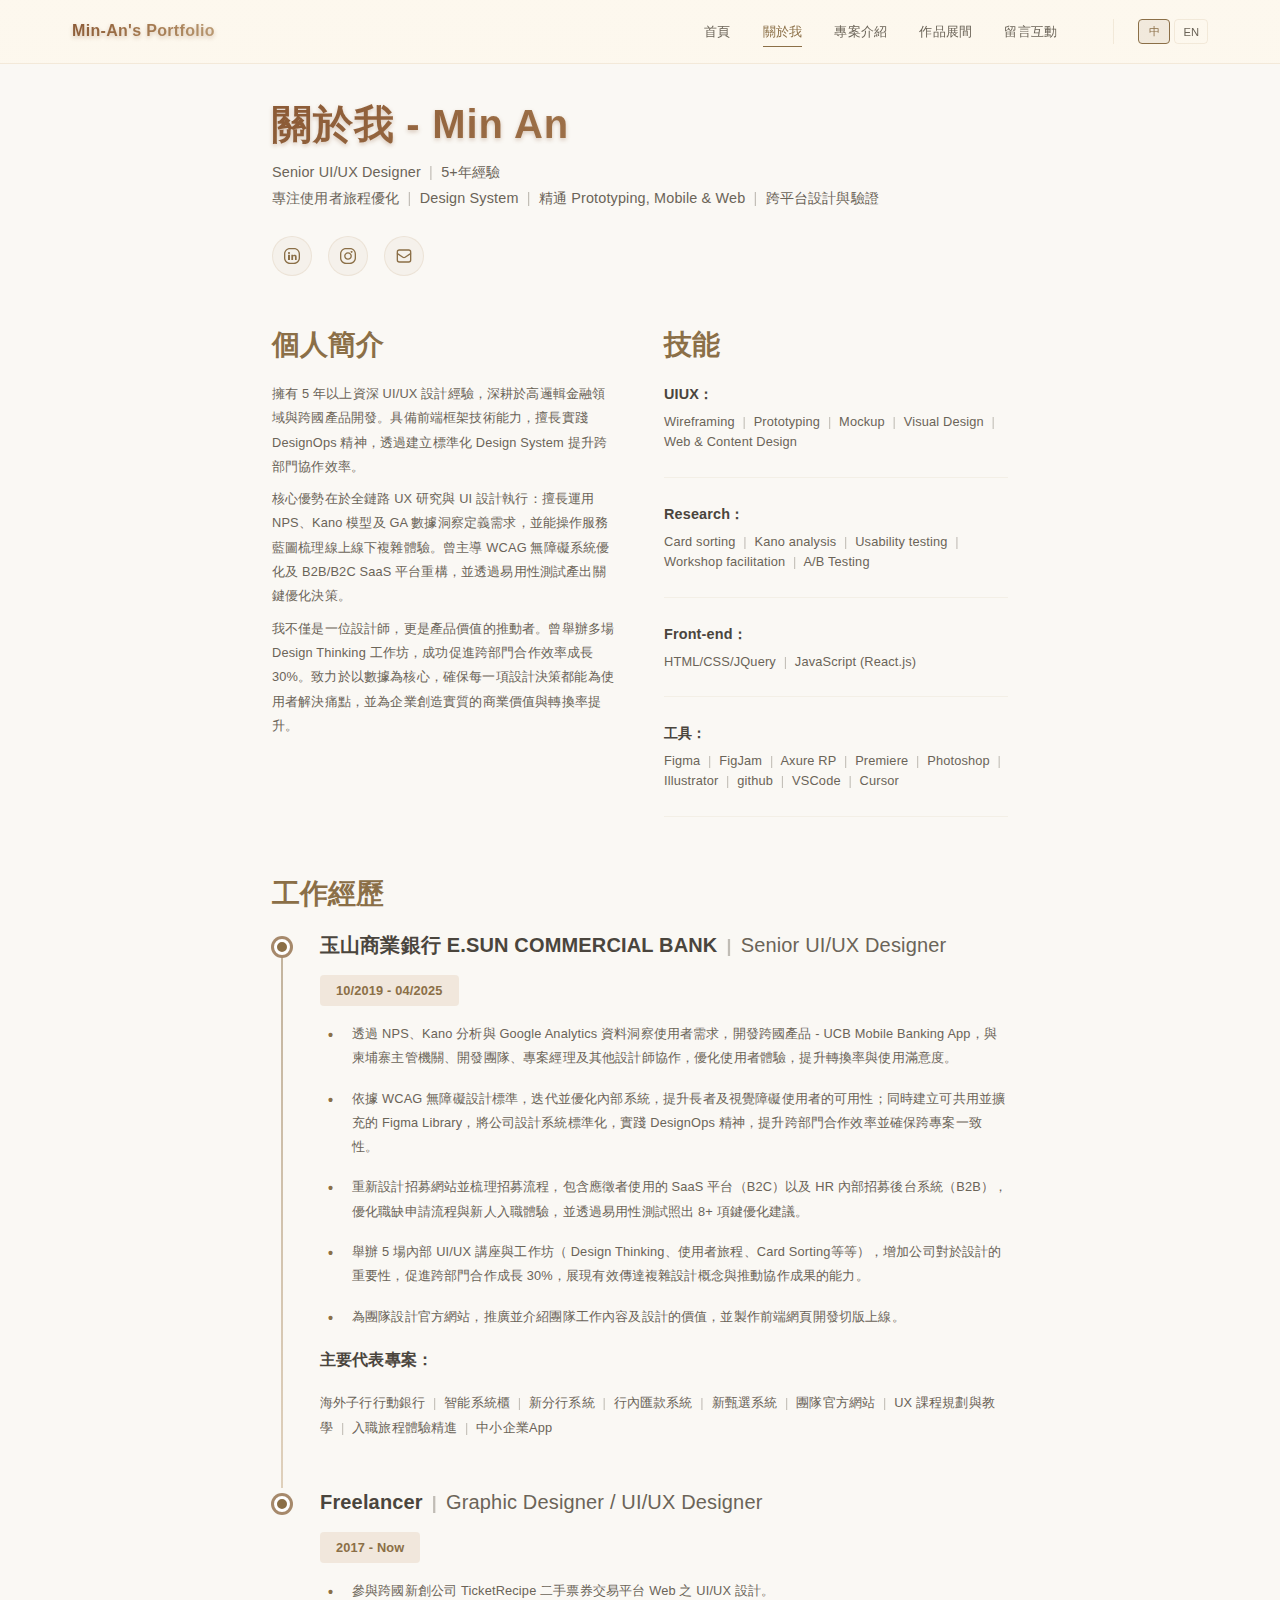
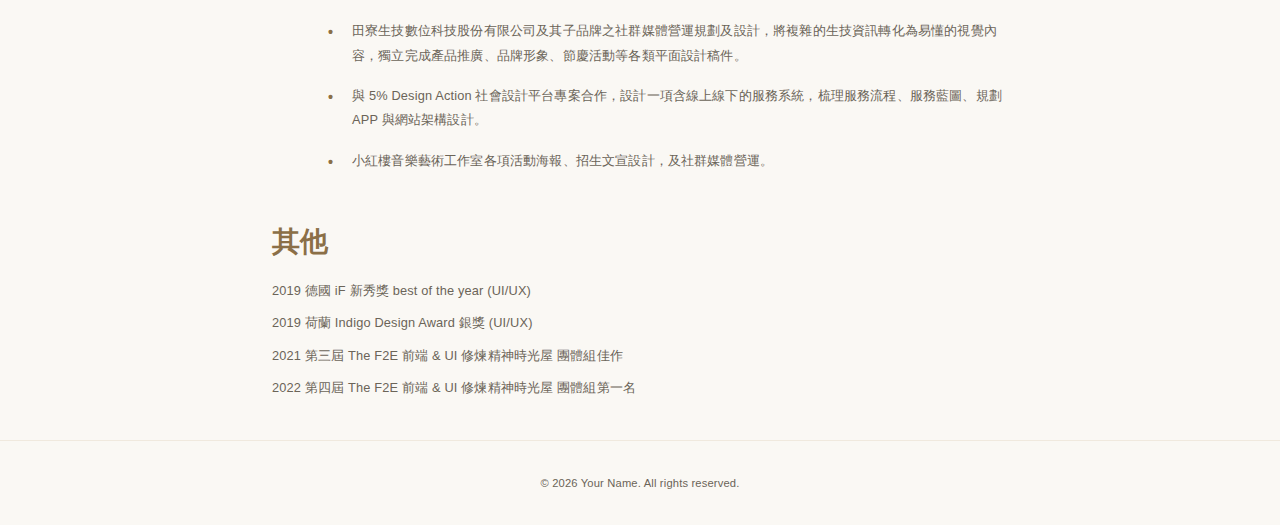
<file: about.html>
<!DOCTYPE html>
<html lang="zh-Hant">
  <head>
    <meta charset="UTF-8" />
    <meta name="viewport" content="width=device-width, initial-scale=1.0" />
    <title>MIN AN's Portfolio</title>
    <link rel="stylesheet" href="styles.css" />
  </head>
  <body>
    <header class="site-header">
      <div class="header-content">
        <div class="logo">Min-An's Portfolio</div>
        <button class="menu-toggle" id="menuToggle" aria-label="選單">
          <span></span>
          <span></span>
          <span></span>
        </button>
        <div class="nav-overlay" id="navOverlay"></div>
        <nav class="nav" id="mainNav">
          <a href="index.html" class="nav-link" data-i18n="nav.home">首頁</a>
          <a href="about.html" class="nav-link active" data-i18n="nav.about"
            >關於我</a
          >
          <a href="works.html" class="nav-link" data-i18n="nav.works">作品集</a>
          <a href="gallery.html" class="nav-link" data-i18n="nav.gallery"
            >圖片集</a
          >
          <a href="contact.html" class="nav-link" data-i18n="nav.contact"
            >留言互動</a
          >
          <div class="lang-switch">
            <button class="lang-btn active" data-lang="zh">中</button>
            <button class="lang-btn" data-lang="en">EN</button>
          </div>
        </nav>
      </div>
    </header>

    <main class="container container-page">
      <section class="page-header">
        <h1 data-i18n="about.title">About Me - Min An</h1>
        <p data-i18n="about.subtitle">
            Senior UI/UX Designer <span class="skill-separator">|</span> 5+年經驗
        </p>
        <p data-i18n="about.subtitle2">
            專注使用者旅程優化 <span class="skill-separator">|</span> Design System <span class="skill-separator">|</span> 精通 Prototyping, Mobile & Web <span class="skill-separator">|</span> 跨平台設計與驗證
        </p>
        <div class="social-icons">
          <a href="https://www.linkedin.com/in/minanw/" target="_blank" rel="noopener noreferrer" class="social-icon" aria-label="LinkedIn">
            <svg width="24" height="24" viewBox="0 0 30 30" fill="none" xmlns="http://www.w3.org/2000/svg">
              <path d="M18 25V27H12V25H18ZM25 18V12C25 8.13401 21.866 5 18 5H12C8.13401 5 5 8.13401 5 12V18C5 21.866 8.13401 25 12 25V27C7.02944 27 3 22.9706 3 18V12C3 7.02944 7.02944 3 12 3H18C22.9706 3 27 7.02944 27 12V18C27 22.9706 22.9706 27 18 27V25C21.866 25 25 21.866 25 18Z" fill="currentColor"/>
              <path d="M14 21L14 13.1839L16.6587 13.1839L16.6587 14.3392C16.7442 14.1034 17.0921 13.6179 17.5349 13.3678C17.8605 13.1839 18.2015 13 19.0698 13C20.3721 13 20.8506 13.5021 21.3023 14.0115C21.754 14.5161 22 15.4566 22 16.4081V21H19.4418V16.9632C19.4418 16.3432 19.3325 15.8915 19.1139 15.608C18.9002 15.3196 18.5651 15.1754 18.1085 15.1754C17.6131 15.1754 17.2464 15.3196 17.0084 15.608C16.7752 15.8915 16.6587 16.3336 16.6587 16.9343V21L14 21Z" fill="currentColor"/>
              <path d="M9 10.5C9 9.67157 9.67157 9 10.5 9V9C11.3284 9 12 9.67157 12 10.5V10.5C12 11.3284 11.3284 12 10.5 12V12C9.67157 12 9 11.3284 9 10.5V10.5Z" fill="currentColor"/>
              <path d="M9 13H12V21H9V13Z" fill="currentColor"/>
            </svg>
          </a>
          <a href="https://www.instagram.com/slothw.design/?igsh=bDNoZGlsYTJsam9m&utm_source=qr#" target="_blank" rel="noopener noreferrer" class="social-icon" aria-label="Instagram">
            <svg width="24" height="24" viewBox="0 0 30 30" fill="none" xmlns="http://www.w3.org/2000/svg">
              <path d="M18 25V27H12V25H18ZM25 18V12C25 8.13401 21.866 5 18 5H12C8.13401 5 5 8.13401 5 12V18C5 21.866 8.13401 25 12 25V27C7.02944 27 3 22.9706 3 18V12C3 7.02944 7.02944 3 12 3H18C22.9706 3 27 7.02944 27 12V18C27 22.9706 22.9706 27 18 27V25C21.866 25 25 21.866 25 18Z" fill="currentColor"/>
              <path d="M18.7777 14.9995C18.7775 12.9133 17.0857 11.2221 14.9995 11.2221C12.9134 11.2224 11.2224 12.9134 11.2221 14.9995C11.2221 17.0857 12.9133 18.7775 14.9995 18.7777V20.7777L14.7026 20.7699C11.6498 20.6152 9.22217 18.0907 9.22217 14.9995C9.2224 11.8089 11.8089 9.2224 14.9995 9.22217C18.1903 9.22217 20.7775 11.8087 20.7777 14.9995L20.7699 15.2973C20.6151 18.35 18.0907 20.7777 14.9995 20.7777V18.7777C17.0858 18.7777 18.7777 17.0858 18.7777 14.9995Z" fill="currentColor"/>
              <path d="M19 8.77743C19 8.04118 19.5971 7.44434 20.3333 7.44434V7.44434C21.0696 7.44434 21.6667 8.04118 21.6667 8.77743V8.77743C21.6667 9.51367 21.0696 10.1105 20.3333 10.1105V10.1105C19.5971 10.1105 19 9.51367 19 8.77743V8.77743Z" fill="currentColor"/>
              <path d="M21 8.77734C21 8.40859 20.7008 8.11035 20.333 8.11035C19.9653 8.11053 19.667 8.4087 19.667 8.77734L19.6807 8.91211C19.743 9.21602 20.0114 9.44418 20.333 9.44434V10.1104C19.5969 10.1102 19 9.51348 19 8.77734C19 8.04124 19.5969 7.44451 20.333 7.44434C21.0692 7.44434 21.6669 8.04114 21.667 8.77734L21.6602 8.91406C21.5917 9.58614 21.0231 10.1104 20.333 10.1104V9.44434C20.7009 9.44434 21 9.14614 21 8.77734Z" fill="currentColor"/>
            </svg>
          </a>
          <a href="mailto:emily.w9614@gmail.com" class="social-icon email-icon" aria-label="Email" style="pointer-events: auto;">
            <svg width="30" height="30" viewBox="0 0 30 30" fill="none" xmlns="http://www.w3.org/2000/svg" style="pointer-events: none;">
<path d="M4.5 11L13.3359 16.8906C14.3436 17.5624 15.6564 17.5624 16.6641 16.8906L25.5 11" stroke="currentColor" stroke-width="2"/>
<rect x="5" y="6" width="20" height="18" rx="3" stroke="currentColor" stroke-width="2"/>
</svg>
          </a>
        </div>
      </section>

      <section class="grid-2">
        <div>
          <h2 data-i18n="about.section.profile">個人簡介</h2>
          <p data-i18n="about.profile.p1"></p>
          <p data-i18n="about.profile.p2"></p>
          <p data-i18n="about.profile.p3"></p>
        </div>
        <div>
          <h2 data-i18n="about.section.skills">技能樹</h2>
          <ul class="skill-list">
            <li>
              <span class="skill-name">UIUX：</span>
              <span class="skill-detail">Wireframing <span class="skill-separator">|</span> Prototyping <span class="skill-separator">|</span> Mockup <span class="skill-separator">|</span> Visual Design <span class="skill-separator">|</span> Web & Content Design</span>
            </li>
            <li>
              <span class="skill-name">Research：</span>
              <span class="skill-detail">Card sorting <span class="skill-separator">|</span> Kano analysis <span class="skill-separator">|</span> Usability testing <span class="skill-separator">|</span> Workshop facilitation <span class="skill-separator">|</span> A/B Testing</span>
            </li>
            <li>
              <span class="skill-name">Front-end：</span>
              <span class="skill-detail">HTML/CSS/JQuery <span class="skill-separator">|</span> JavaScript (React.js)</span>
            </li>
            <li>
              <span class="skill-name">工具：</span>
              <span class="skill-detail">Figma <span class="skill-separator">|</span> FigJam <span class="skill-separator">|</span> Axure RP <span class="skill-separator">|</span> Premiere <span class="skill-separator">|</span> Photoshop <span class="skill-separator">|</span> Illustrator <span class="skill-separator">|</span> github <span class="skill-separator">|</span> VSCode <span class="skill-separator">|</span> Cursor</span>
            </li>
          </ul>
        </div>
      </section>

      <section class="timeline">
        <h2 data-i18n="about.timeline.title">工作經歷</h2>
        <div class="timeline-item">
          <div class="timeline-dot"></div>
          <div class="timeline-content">
            <h3 data-i18n="about.timeline.a.title">玉山商業銀行 E.SUN COMMERCIAL BANK - Senior UI/UX Designer</h3>
            <span class="timeline-period" data-i18n="about.timeline.a.period">10/2019 - 04/2025</span>
            <ul>
              <li data-i18n="about.timeline.a.desc">透過 NPS、Kano 分析與 Google Analytics 資料洞察使用者需求，開發跨國產品 - UCB Mobile Banking App，與柬埔寨主管機關、開發團隊、專案經理及其他設計師協作，優化使用者體驗，提升轉換率與使用滿意度。</li>
              <li data-i18n="about.timeline.a.desc2">依據 WCAG 無障礙設計標準，迭代並優化內部系統，提升長者及視覺障礙使用者的可用性；同時建立可共用並擴充的 Figma Library，將公司設計系統標準化，實踐 DesignOps 精神，提升跨部門合作效率並確保跨專案一致性。</li>
              <li data-i18n="about.timeline.a.desc3">重新設計招募網站並梳理招募流程，包含應徵者使用的 SaaS 平台（B2C）以及 HR 內部招募後台系統（B2B），優化職缺申請流程與新人入職體驗，並透過易用性測試照出 8 項鍵優化建議。</li>
              <li data-i18n="about.timeline.a.desc4">舉辦 5 場內部 UI/UX 講座與工作坊（ Design Thinking、使用者旅程、Card Sorting等等），增加公司對於設計的重要性，促進跨部門合作成長 30%，展現有效傳達複雜設計概念與推動協作成果的能力。</li>
              <li data-i18n="about.timeline.a.desc5">為團隊設計官方網站，推廣並介紹團隊工作內容及設計的價值，且協助前端網頁開發切版上線。</li>
            </ul>
            <p style="margin-top: var(--spacing-md);">
              <strong data-i18n="about.timeline.a.projects.title">主要代表專案：</strong>
            </p>
            <ul>
              <li class="no-bullet" data-i18n="about.timeline.a.projects">海外子行行動銀行 <span class="skill-separator">|</span> 智能系統櫃 <span class="skill-separator">|</span> 新分行系統 <span class="skill-separator">|</span> 行內匯款系統 <span class="skill-separator">|</span> 新甄選系統 <span class="skill-separator">|</span> 團隊官方網站 <span class="skill-separator">|</span> UX 課程規劃與教學 <span class="skill-separator">|</span> 入職旅程體驗精進 <span class="skill-separator">|</span> 中小企業App</li>
            </ul>
          </div>
        </div>
        <div class="timeline-item">
          <div class="timeline-dot"></div>
          <div class="timeline-content">
            <h3 data-i18n="about.timeline.b.title">Freelancer - Graphic Designer / UI/UX Designer</h3>
            <span class="timeline-period" data-i18n="about.timeline.b.period">2017 - Now</span>
            <ul>
              <li data-i18n="about.timeline.b.desc">參與跨國新創公司 TicketRecipe 二手票券交易平台 Web 之 UIUX 設計。</li>
              <li data-i18n="about.timeline.b.desc2">田寮生技數位科技股份有限公司及其子品牌之社群媒體營運規劃及設計，將複雜的生技資訊轉化為易懂的視覺內容，獨立完成產品推廣、品牌形象、節慶活動等各類平面設計稿件。</li>
              <li data-i18n="about.timeline.b.desc3">與 5% Design Action 社會設計平台專案合作，設計一項含線上線下的服務系統，梳理服務流程、服務藍圖、規劃APP與網站架構設計。</li>
              <li data-i18n="about.timeline.b.desc4">小紅樓音樂藝術工作室各項活動海報、招生文宣設計，及社群媒體營運。</li>
            </ul>
          </div>
        </div>
      </section>

      <section>
        <h2 data-i18n="about.timeline.c.title">其他</h2>
        <p data-i18n="about.timeline.c.desc">2019 德國 iF 新秀獎 best of the year (UI/UX)</p>
        <p data-i18n="about.timeline.c.desc2">2019 荷蘭 Indigo Design Award 銀獎 (UI/UX)</p>
        <p data-i18n="about.timeline.c.desc3">2021 第三屆 The F2E 前端 & UI 修煉精神時光屋 團體組佳作</p>
        <p data-i18n="about.timeline.c.desc4">2022 第四屆 The F2E 前端 & UI 修煉精神時光屋 團體組第一名</p>
      </section>
    </main>

    <footer class="site-footer">
      <p>
        © <span id="year"></span> Your Name.
        <span data-i18n="footer.copyright">All rights reserved.</span>
      </p>
    </footer>

    <script src="lang.js"></script>
    <script>
      document.getElementById("year").textContent = new Date().getFullYear();
      
      // 側邊欄控制
      const menuToggle = document.getElementById("menuToggle");
      const mainNav = document.getElementById("mainNav");
      const navOverlay = document.getElementById("navOverlay");
      
      function toggleNav() {
        mainNav.classList.toggle("active");
        menuToggle.classList.toggle("active");
        if (navOverlay) {
          navOverlay.classList.toggle("active");
        }
      }
      
      function closeNav() {
        mainNav.classList.remove("active");
        menuToggle.classList.remove("active");
        if (navOverlay) {
          navOverlay.classList.remove("active");
        }
      }
      
      if (menuToggle && mainNav) {
        menuToggle.addEventListener("click", toggleNav);
        
        if (navOverlay) {
          navOverlay.addEventListener("click", closeNav);
        }
        
        // 點擊導航連結時關閉側邊欄
        mainNav.querySelectorAll(".nav-link").forEach(link => {
          link.addEventListener("click", closeNav);
        });
      }
    </script>
  </body>
  </html>
</file>
<file: styles.css>
/* ============================================
   整體設計系統 - 現代化作品集樣式
   ============================================ */

/* 基本重置與變數 */
* {
  margin: 0;
  padding: 0;
  box-sizing: border-box;
}

:root {
  /* 色彩系統 - 文青風格，更柔和精緻 */
  --color-primary: #8b6f47;
  --color-primary-dark: #7a5f3a;
  --color-primary-light: #a6896b;
  --color-secondary: #d4c4b0;
  --color-accent: #c4a882;
  
  --color-text-primary: #4a453d;
  --color-text-secondary: #6b6458;
  --color-text-light: #8a8378;
  
  --color-bg-primary: #faf8f4;
  --color-bg-secondary: #f5f1eb;
  --color-bg-card: #ffffff;
  --color-bg-overlay: rgba(0, 0, 0, 0.6);
  
  --color-border: rgba(210, 189, 157, 0.25);
  --color-border-light: rgba(210, 189, 157, 0.15);
  --color-border-dark: rgba(210, 189, 157, 0.4);
  
  /* 字體系統 */
  --font-family-base: "Noto Sans TC", "PingFang TC", "Microsoft JhengHei", -apple-system, BlinkMacSystemFont, "Segoe UI", Roboto, "Helvetica Neue", Arial, sans-serif;
  --font-family-en: -apple-system, BlinkMacSystemFont, "Segoe UI", Roboto, "Helvetica Neue", Arial, sans-serif;
  
  /* 字體大小 - 文青風格，更精緻小巧 */
  --font-size-xs: 0.7rem;
  --font-size-sm: 0.8rem;
  --font-size-base: 0.9rem;
  --font-size-lg: 1rem;
  --font-size-xl: 1.1rem;
  --font-size-2xl: 1.3rem;
  --font-size-3xl: 1.6rem;
  --font-size-4xl: 2rem;
  --font-size-5xl: 2.2rem;
  
  /* 間距系統 */
  --spacing-xs: 0.25rem;
  --spacing-sm: 0.5rem;
  --spacing-md: 1rem;
  --spacing-lg: 1.5rem;
  --spacing-xl: 2rem;
  --spacing-2xl: 3rem;
  --spacing-3xl: 4rem;
  
  /* 圓角系統 */
  --radius-sm: 0.25rem;
  --radius-md: 0.5rem;
  --radius-lg: 0.75rem;
  --radius-xl: 1rem;
  --radius-full: 9999px;
  
  /* 陰影系統 - 更柔和精緻 */
  --shadow-sm: 0 1px 2px rgba(163, 135, 104, 0.03);
  --shadow-md: 0 2px 4px rgba(163, 135, 104, 0.06);
  --shadow-lg: 0 4px 8px rgba(163, 135, 104, 0.08);
  --shadow-xl: 0 8px 16px rgba(163, 135, 104, 0.1);
  --shadow-2xl: 0 12px 24px rgba(163, 135, 104, 0.12);
  
  /* 過渡效果 */
  --transition-fast: 0.15s ease;
  --transition-base: 0.2s ease;
  --transition-slow: 0.3s ease;
}

html {
  font-size: 16px;
  scroll-behavior: smooth;
  -webkit-font-smoothing: antialiased;
  -moz-osx-font-smoothing: grayscale;
}

body {
  font-family: var(--font-family-base);
  line-height: 1.8;
  color: var(--color-text-primary);
  background-color: var(--color-bg-primary);
  min-height: 100vh;
  overflow-x: hidden;
  letter-spacing: 0.01em;
}

b,
strong {
  font-weight: 500;
}

/* ============================================
   Header 樣式
   ============================================ */
.site-header {
  position: sticky;
  top: 0;
  z-index: 1000;
  background: rgba(253, 248, 238, 0.98);
  backdrop-filter: blur(20px);
  -webkit-backdrop-filter: blur(20px);
  border-bottom: 1px solid var(--color-border);
  padding: var(--spacing-md) 0;
  transition: all var(--transition-base);
}

.site-header::before {
  content: '';
  position: absolute;
  top: 0;
  left: 0;
  right: 0;
  bottom: 0;
  background: linear-gradient(180deg, rgba(253, 248, 238, 0.98) 0%, rgba(253, 248, 238, 0.95) 100%);
  z-index: -1;
}

.header-content {
  max-width: 1200px;
  margin: 0 auto;
  padding: 0 var(--spacing-xl);
  display: flex;
  justify-content: space-between;
  align-items: center;
}

.logo {
  font-size: var(--font-size-lg);
  font-weight: 600;
  letter-spacing: 0.02em;
  transition: all var(--transition-base);
  background: linear-gradient(135deg, #8b5a36 0%, #a67c52 25%, #c4a882 50%, #a67c52 75%, #8b5a36 100%);
  background-size: 200% 200%;
  -webkit-background-clip: text;
  -webkit-text-fill-color: transparent;
  background-clip: text;
  text-shadow: 0 2px 4px rgba(139, 90, 54, 0.3);
  animation: gradientShift 3s ease infinite;
}

.logo:hover {
  background: linear-gradient(135deg, #7a4a2a 0%, #8b5a36 25%, #a67c52 50%, #8b5a36 75%, #7a4a2a 100%);
  background-size: 200% 200%;
  -webkit-background-clip: text;
  -webkit-text-fill-color: transparent;
  background-clip: text;
  filter: brightness(1.1);
}

@keyframes gradientShift {
  0%, 100% {
    background-position: 0% 50%;
  }
  50% {
    background-position: 100% 50%;
  }
}

.menu-toggle {
  display: none;
  flex-direction: column;
  gap: 5px;
  background: none;
  border: none;
  cursor: pointer;
  padding: var(--spacing-sm);
  transition: transform var(--transition-base);
}

.menu-toggle:hover {
  transform: scale(1.05);
}

.menu-toggle span {
  width: 26px;
  height: 2.5px;
  background: var(--color-primary);
  border-radius: var(--radius-full);
  transition: all var(--transition-base);
}

.nav-overlay {
  display: none;
  position: fixed;
  top: 0;
  left: 0;
  width: 100%;
  height: 100%;
  background: var(--color-bg-overlay);
  z-index: 998;
  animation: fadeIn var(--transition-base);
}

@keyframes fadeIn {
  from { opacity: 0; }
  to { opacity: 1; }
}

.nav {
  display: flex;
  align-items: center;
  gap: var(--spacing-xl);
}

.nav-link {
  color: var(--color-text-secondary);
  text-decoration: none;
  font-size: var(--font-size-sm);
  font-weight: 400;
  transition: all var(--transition-base);
  position: relative;
  padding: var(--spacing-xs) 0;
  letter-spacing: 0.02em;
}

.nav-link::after {
  content: '';
  position: absolute;
  bottom: 0;
  left: 0;
  width: 0;
  height: 1.5px;
  background: var(--color-primary);
  transition: width var(--transition-base);
}

.nav-link:hover,
.nav-link.active {
  color: var(--color-primary);
}

.nav-link:hover::after,
.nav-link.active::after {
  width: 100%;
}

.lang-switch {
  display: flex;
  gap: var(--spacing-xs);
  margin-left: var(--spacing-lg);
  padding-left: var(--spacing-lg);
  border-left: 1px solid var(--color-border);
}

.lang-btn {
  padding: var(--spacing-xs) var(--spacing-sm);
  border: 1px solid var(--color-border);
  background: transparent;
  color: var(--color-text-secondary);
  border-radius: var(--radius-sm);
  cursor: pointer;
  font-size: var(--font-size-xs);
  font-weight: 400;
  transition: all var(--transition-base);
  min-width: 32px;
}

.lang-btn:hover,
.lang-btn.active {
  background: rgba(139, 111, 71, 0.1);
  color: var(--color-primary);
  border-color: var(--color-primary);
}

/* ============================================
   Container 與 Layout
   ============================================ */
.container {
  margin: 0 auto;
  padding: var(--spacing-xl);
}

/* 首頁設置最大寬度 */
.container-home {
  max-width: 900px;
}

/* 除了首頁外的其他頁面設置最大寬度 */
.container-page {
  max-width: 800px;
}

.page-header {
  text-align: left;
  margin: 0;
  padding: 0 0 var(--spacing-2xl) 0;
}

.page-header h1 {
  font-size: 40px;
  margin-bottom: var(--spacing-sm);
  font-weight: 700;
  letter-spacing: 0.02em;
  line-height: 1.4;
  background: linear-gradient(135deg, #8b5a36 0%, #a67c52 25%, #c4a882 50%, #a67c52 75%, #8b5a36 100%);
  background-size: 200% 200%;
  -webkit-background-clip: text;
  -webkit-text-fill-color: transparent;
  background-clip: text;
  text-shadow: 0 2px 4px rgba(139, 90, 54, 0.3);
  animation: gradientShift 3s ease infinite;
}

.page-header p {
  font-size: var(--font-size-base);
  color: var(--color-text-secondary);
  max-width: 600px;
  margin: 0;
  line-height: 1.8;
  font-weight: 500;
}

.page-header p[data-i18n="about.subtitle2"] {
  max-width: 100%;
}

.social-icons {
  display: flex;
  gap: var(--spacing-md);
  margin-top: var(--spacing-lg);
  align-items: center;
}

.social-icon {
  display: flex;
  align-items: center;
  justify-content: center;
  width: 40px;
  height: 40px;
  border-radius: 50%;
  background: var(--color-bg-secondary);
  border: 1px solid var(--color-border);
  transition: all var(--transition-base);
  text-decoration: none;
  color: var(--color-text-primary);
}

.social-icon:hover {
  background: var(--color-primary);
  border-color: var(--color-primary);
  color: #fff;
  transform: translateY(-2px);
  box-shadow: var(--shadow-md);
}

.social-icon img,
.social-icon svg {
  width: 20px;
  height: 20px;
  pointer-events: none;
}

.social-icon {
  color: var(--color-primary);
  
}

.social-icon:hover {
  color: #fff;
}

.social-icon img {
  filter: brightness(0) saturate(100%) invert(27%) sepia(15%) saturate(1000%) hue-rotate(15deg) brightness(0.8);
}

.social-icon:hover img {
  filter: brightness(0) invert(1);
}

/* 
.social-icon svg {
  fill: currentColor;
} */

/* ============================================
   Hero 區域
   ============================================ */
.hero {
  display: grid;
  grid-template-columns: 1fr 1fr;
  gap: var(--spacing-xl);
  align-items: center;
  min-height: 70vh;
  padding: 0;
}

.hero-text h1 {
  font-size: var(--font-size-4xl);
  font-weight: 700;
  color: var(--color-text-primary);
  margin-bottom: var(--spacing-xs);
  line-height: 1.3;
  letter-spacing: 0.02em;
  display: flex;
  align-items: center;
  flex-wrap: wrap;
  gap: var(--spacing-sm);
}

.hero-text .accent {
  display: inline;
  background: linear-gradient(135deg, #8b5a36 0%, #a67c52 25%, #c4a882 50%, #a67c52 75%, #8b5a36 100%);
  background-size: 200% 200%;
  -webkit-background-clip: text;
  -webkit-text-fill-color: transparent;
  background-clip: text;
  text-shadow: 0 2px 4px rgba(139, 90, 54, 0.3);
  animation: gradientShift 3s ease infinite;
  font-weight: 700;
}

.hero-title-role {
  font-size: var(--font-size-lg);
  color: var(--color-text-secondary);
  margin-bottom: var(--spacing-xs);
  font-weight: 700;
  line-height: 1.7;
}

.hero-subtitle {
  font-size: var(--font-size-sm);
  color: var(--color-text-secondary);
  line-height: 1.9;
  margin-bottom: var(--spacing-xs);
  font-weight: 300;
}

.hero-subtitle b,
.hero-subtitle strong {
  font-weight: 500;
}

.hero-description {
  font-size: var(--font-size-sm);
  color: var(--color-text-secondary);
  line-height: 1.9;
  margin: var(--spacing-lg) 0;
  max-width: 500px;
  font-weight: 300;
}

.hero-actions {
  display: flex;
  gap: var(--spacing-md);
  margin-top: var(--spacing-xl);
  flex-wrap: wrap;
}

/* ============================================
   按鈕系統
   ============================================ */
.btn {
  display: inline-flex;
  align-items: center;
  justify-content: center;
  padding: var(--spacing-sm) var(--spacing-lg);
  border-radius: var(--radius-full);
  text-decoration: none;
  font-size: var(--font-size-sm);
  font-weight: 700;
  transition: all var(--transition-base);
  cursor: pointer;
  border: none;
  position: relative;
  letter-spacing: 0.03em;
}

.btn.primary {
  background: linear-gradient(135deg, #8b5a36 0%, #a67c52 25%, #c4a882 50%, #a67c52 75%, #8b5a36 100%);
  background-size: 200% 200%;
  color: #fff;
  box-shadow: 0 2px 8px rgba(139, 90, 54, 0.4), inset 0 1px 0 rgba(255, 255, 255, 0.2);
  position: relative;
  overflow: hidden;
  animation: gradientShift 3s ease infinite;
}

.btn.primary::before {
  content: '';
  position: absolute;
  top: 0;
  left: -100%;
  width: 100%;
  height: 100%;
  background: linear-gradient(90deg, transparent, rgba(255, 255, 255, 0.3), transparent);
  transition: left 0.5s;
}

.btn.primary:hover {
  background: linear-gradient(135deg, #7a4a2a 0%, #8b5a36 25%, #a67c52 50%, #8b5a36 75%, #7a4a2a 100%);
  background-size: 200% 200%;
  box-shadow: 0 4px 12px rgba(139, 90, 54, 0.5), inset 0 1px 0 rgba(255, 255, 255, 0.3);
  filter: brightness(1.05);
}

.btn.primary:hover::before {
  left: 100%;
}

.btn.ghost {
  background: transparent;
  color: var(--color-primary);
  border: 1px solid var(--color-primary);
}

.btn.ghost:hover {
  background: rgba(139, 111, 71, 0.05);
  border-color: var(--color-primary-dark);
}

/* ============================================
   Canvas 區域
   ============================================ */
.canvas-pane {
  background: var(--color-bg-card);
  border-radius: var(--radius-lg);
  padding: var(--spacing-md);
  box-shadow: var(--shadow-sm);
  border: 1px solid var(--color-border-light);
  transition: all var(--transition-base);
  max-height: 85vh;
  display: flex;
  flex-direction: column;
}

.canvas-pane:hover {
  box-shadow: var(--shadow-md);
}

.canvas-header {
  margin-bottom: var(--spacing-sm);
  flex-shrink: 0;
}

section:not(.grid-2):not(.timeline):not(.page-header) h2.canvas-title {
  font-size: 16px;
  color: var(--color-primary);
  margin-bottom: var(--spacing-xs);
  font-weight: 700;
}

.canvas-subtitle {
  color: var(--color-text-secondary);
  font-size: var(--font-size-sm);
}

.canvas-body {
  display: flex;
  gap: var(--spacing-md);
  flex: 1;
  min-height: 0;
}

.canvas-wrapper {
  flex: 1;
  border: none;
  border-radius: var(--radius-md);
  overflow: hidden;
  background: #fff;
  min-width: 0;
  display: flex;
  align-items: center;
  justify-content: center;
}

#drawCanvas {
  display: block;
  width: 100%;
  height: 100%;
  max-height: 500px;
  background: #fff;
  cursor: crosshair;
  border: none;
}

.canvas-tool-dock {
  display: flex;
  flex-direction: column;
  gap: var(--spacing-sm);
  align-items: center;
  flex-shrink: 0;
}

.tool-btn {
  width: 32px;
  height: 32px;
  border: 1px solid var(--color-border);
  background: var(--color-bg-card);
  border-radius: var(--radius-sm);
  cursor: pointer;
  display: flex;
  align-items: center;
  justify-content: center;
  transition: all var(--transition-base);
  font-size: var(--font-size-sm);
}

.tool-btn:hover {
  background: rgba(139, 111, 71, 0.1);
  border-color: var(--color-primary);
}

.tool-btn:hover .tool-glyph {
  color: var(--color-primary);
}

.tool-brush-control {
  display: flex;
  flex-direction: column;
  align-items: center;
  gap: var(--spacing-sm);
}


.color-btn {
  position: relative;
  overflow: visible;
  background: var(--color-primary);
  display: flex;
  align-items: center;
  justify-content: center;
}

.color-btn input[type="color"] {
  position: absolute;
  width: 100%;
  height: 100%;
  opacity: 0;
  cursor: pointer;
  z-index: 2;
}

.color-btn .size-circle {
  position: relative;
  z-index: 1;
  border: 2px solid rgba(255, 255, 255, 0.8);
  box-shadow: 0 0 0 1px rgba(0, 0, 0, 0.1);
  background: var(--color-primary);
  transition: width var(--transition-base), height var(--transition-base), background var(--transition-base);
}

.size-circle {
  width: 6px;
  height: 6px;
  min-width: 2px;
  min-height: 2px;
  border-radius: 50%;
  background: var(--color-primary);
  transition: width var(--transition-base), height var(--transition-base);
}

.vertical-range {
  writing-mode: bt-lr;
  -webkit-appearance: slider-vertical;
  appearance: slider-vertical;
  width: 12px;
  height: 100px;
  cursor: pointer;
  background: var(--color-border);
  border-radius: var(--radius-full);
  outline: none;
}

.vertical-range::-webkit-slider-thumb {
  -webkit-appearance: none;
  appearance: none;
  width: 18px;
  height: 18px;
  border-radius: 50%;
  background: linear-gradient(135deg, #8b5a36 0%, #a67c52 25%, #c4a882 50%, #a67c52 75%, #8b5a36 100%);
  cursor: pointer;
  border: 2px solid #fff;
  box-shadow: 0 1px 3px rgba(139, 90, 54, 0.3);
}

.vertical-range::-moz-range-thumb {
  width: 18px;
  height: 18px;
  border-radius: 50%;
  background: linear-gradient(135deg, #8b5a36 0%, #a67c52 25%, #c4a882 50%, #a67c52 75%, #8b5a36 100%);
  cursor: pointer;
  border: 2px solid #fff;
  box-shadow: 0 1px 3px rgba(139, 90, 54, 0.3);
  border: none;
}

.vertical-range::-webkit-slider-runnable-track {
  width: 12px;
  background: linear-gradient(to top, 
    #8b5a36 0%, 
    #a67c52 calc(var(--fill-percent, 0%) * 0.25), 
    #c4a882 calc(var(--fill-percent, 0%) * 0.5), 
    #a67c52 calc(var(--fill-percent, 0%) * 0.75), 
    #8b5a36 var(--fill-percent, 0%), 
    var(--color-border) var(--fill-percent, 0%), 
    var(--color-border) 100%);
  border-radius: var(--radius-full);
}

.vertical-range::-moz-range-track {
  width: 12px;
  background: var(--color-border);
  border-radius: var(--radius-full);
  border: none;
}

.vertical-range::-moz-range-progress {
  background: linear-gradient(135deg, #8b5a36 0%, #a67c52 25%, #c4a882 50%, #a67c52 75%, #8b5a36 100%);
  border-radius: var(--radius-full);
}

.vertical-range:focus {
  outline: none;
}

.vertical-range:focus::-webkit-slider-thumb {
  box-shadow: 0 0 0 3px rgba(139, 111, 71, 0.2);
}

.vertical-range:focus::-moz-range-thumb {
  box-shadow: 0 0 0 3px rgba(139, 111, 71, 0.2);
}

.tool-glyph {
  font-size: var(--font-size-xs);
  color: var(--color-primary);
  font-weight: 600;
  transition: color var(--transition-base);
  line-height: 1;
}

.tool-btn svg {
  width: 26px;
  height: 26px;
  color: var(--color-text-secondary);
  transition: color var(--transition-base);
}

.tool-btn:hover svg {
  color: var(--color-primary);
}

/* ============================================
   Card Grid 樣式
   ============================================ */
.card-grid {
  display: grid;
  grid-template-columns: repeat(2, 1fr);
  gap: var(--spacing-md);
  /* margin-top: var(--spacing-2xl); */
}

.card {
  background: var(--color-bg-card);
  border-radius: var(--radius-lg);
  padding: 0;
  box-shadow: var(--shadow-sm);
  transition: all var(--transition-base);
  cursor: pointer;
  border: 1px solid var(--color-border-light);
  position: relative;
  overflow: hidden;
}

/* 漸層邊框效果 */
.card::before {
  content: '';
  position: absolute;
  top: 0;
  left: 0;
  right: 0;
  height: 2px;
  background: linear-gradient(90deg, 
    #8b5a36 0%, 
    #a67c52 25%, 
    #c4a882 50%, 
    #a67c52 75%, 
    #8b5a36 100%);
  background-size: 200% 100%;
  animation: gradientShift 3s ease infinite;
  z-index: 1;
}

.card:hover {
  transform: translateY(-4px);
  box-shadow: var(--shadow-md);
  border-color: var(--color-primary);
}

.card:hover::before {
  background-size: 200% 100%;
  animation: gradientShift 1.5s ease infinite;
}

.card-image {
  width: 100%;
  height: 200px;
  overflow: hidden;
  border-radius: var(--radius-lg) var(--radius-lg) 0 0;
  margin-bottom: 0;
  background: var(--color-bg-secondary);
  position: relative;
}

.card-image::after {
  content: '';
  position: absolute;
  bottom: 0;
  left: 0;
  right: 0;
  height: 1px;
  background: linear-gradient(90deg, 
    transparent 0%, 
    rgba(139, 90, 54, 0.3) 50%, 
    transparent 100%);
}

.card-image img {
  width: 100%;
  height: 100%;
  object-fit: cover;
  transition: transform var(--transition-slow);
}

.card:hover .card-image img {
  transform: scale(1.05);
}

.card-content {
  padding: var(--spacing-md) var(--spacing-md) var(--spacing-md);
}

.card-badge-group {
  display: flex;
  flex-wrap: wrap;
  gap: var(--spacing-xs);
  margin-bottom: var(--spacing-sm);
}

.card-badge {
  display: inline-block;
  padding: 4px 8px;
  background: linear-gradient(135deg, rgba(139, 90, 54, 0.08) 0%, rgba(166, 124, 82, 0.12) 100%);
  color: var(--color-primary);
  border-radius: var(--radius-sm);
  font-size: 0.55rem;
  font-weight: 500;
  letter-spacing: 0.05em;
  border: 1px solid rgba(139, 90, 54, 0.15);
}

.card-title {
  font-size: 20px;
  color: var(--color-text-primary);
  margin-bottom: var(--spacing-xs);
  font-weight: 500;
  line-height: 1.6;
  letter-spacing: 0.02em;
}

.card-desc {
  color: var(--color-text-secondary);
  font-size: 12px;
  line-height: 1.8;
  margin-bottom: var(--spacing-md);
  font-weight: 300;
  display: -webkit-box;
  -webkit-line-clamp: 2;
  line-clamp: 2;
  -webkit-box-orient: vertical;
  overflow: hidden;
  text-overflow: ellipsis;
}

.tag-list {
  display: flex;
  flex-wrap: wrap;
  gap: var(--spacing-sm);
  list-style: none;
  padding: 0;
  margin: 0;
}

.tag {
  padding: 2px var(--spacing-sm);
  background: rgba(210, 189, 157, 0.15);
  color: var(--color-text-secondary);
  border-radius: var(--radius-sm);
  font-size: 0.55rem;
  font-weight: 300;
  transition: all var(--transition-base);
}

.tag:hover {
  background: rgba(210, 189, 157, 0.25);
  color: var(--color-text-primary);
}

/* ============================================
   Grid 2 樣式
   ============================================ */
.grid-2 {
  display: grid;
  grid-template-columns: repeat(2, 1fr);
  gap: var(--spacing-2xl);
  margin: 0;
  padding: 0;
}

.grid-2 h2 {
  font-size: 28px;
  color: var(--color-primary);
  margin-bottom: var(--spacing-md);
  font-weight: 700;
  line-height: 1.5;
}

.grid-2 p {
  color: var(--color-text-secondary);
  line-height: 1.9;
  margin-bottom: var(--spacing-sm);
  font-size: var(--font-size-sm);
  font-weight: 300;
}

.grid-2 p b,
.grid-2 p strong {
  font-weight: 500;
}

/* 其他區塊樣式（與 grid-2 一致） */
section:not(.grid-2):not(.timeline):not(.page-header) h2 {
  font-size: 28px;
  color: var(--color-primary);
  margin-bottom: var(--spacing-md);
  font-weight: 700;
  line-height: 1.5;
}

section:not(.grid-2):not(.timeline):not(.page-header) h2.card-title{
  font-size: 20px;
  margin-bottom: var(--spacing-sm);
}


section:not(.grid-2):not(.timeline):not(.page-header) p {
  color: var(--color-text-secondary);
  line-height: 1.9;
  margin-bottom: var(--spacing-sm);
  font-size: var(--font-size-sm);
  font-weight: 300;
}

section:not(.grid-2):not(.timeline):not(.page-header) p.card-desc{
  font-size: var(--font-size-xs);
}

section:not(.grid-2):not(.timeline):not(.page-header) p.hero-title-role{
font-size: 14px; margin-bottom: var(--spacing-xl);
}

.skill-list {
  list-style: none;
  padding: 0;
  margin: 0;
}

.skill-list li {
  margin-bottom: var(--spacing-lg);
  padding-bottom: var(--spacing-lg);
  border-bottom: 1px solid var(--color-border-light);
  transition: padding-left var(--transition-base);
}

.skill-list li:hover {
  padding-left: var(--spacing-sm);
}

.skill-name {
  display: block;
  color: var(--color-text-primary);
  margin-bottom: var(--spacing-xs);
  font-size: var(--font-size-base);
  font-weight: bold;
}

.skill-detail {
  display: block;
  color: var(--color-text-secondary);
  font-size: var(--font-size-sm);
  line-height: 1.6;
}

.skill-separator {
  padding: 0 4px;
  color: var(--color-text-secondary);
  opacity: 0.4;
}

/* ============================================
   Timeline 樣式
   ============================================ */
.timeline {
  margin: var(--spacing-xl) 0;
  position: relative;
}

.timeline h2 {
  font-size: 28px;
  color: var(--color-primary);
  margin-bottom: var(--spacing-md);
  font-weight: 700;
  line-height: 1.5;
}

.timeline-item {
  position: relative;
  margin-bottom: var(--spacing-2xl);
  padding-left: var(--spacing-2xl);
}

.timeline-item:not(:last-child)::after {
  content: '';
  position: absolute;
  left: 10px;
  top: calc(0.5rem + 8px);
  width: 2px;
  height: calc(100% + var(--spacing-2xl) - 0.5rem - 8px);
  background: linear-gradient(180deg, var(--color-primary), var(--color-accent));
  transform: translateX(-50%);
  z-index: 0;
  opacity: 0.5;
}

.timeline-dot {
  position: absolute;
  left: 10px;
  top: 0.5rem;
  width: 16px;
  height: 16px;
  border-radius: 50%;
  background: var(--color-primary);
  border: 3px solid var(--color-bg-card);
  box-shadow: 0 0 0 3px var(--color-primary-light);
  transition: all var(--transition-base);
  transform: translateX(-50%);
  z-index: 1;
}

.timeline-item:hover .timeline-dot {
  transform: translateX(-50%) scale(1.2);
  box-shadow: 0 0 0 6px rgba(139, 90, 54, 0.2);
}

.timeline-content h3 {
  font-size: var(--font-size-xl);
  color: var(--color-text-primary);
  margin-bottom: var(--spacing-md);
  font-weight: 700;
  line-height: 1.4;
}

.timeline-title-main {
  font-size: 20px;
  font-weight: 700;
}

.timeline-title-sub {
  font-size: 20px;
  font-weight: 400;
  color: var(--color-text-secondary);
}

.timeline-period {
  display: inline-block;
  color: var(--color-primary);
  font-size: var(--font-size-sm);
  font-weight: 600;
  /* margin-bottom: var(--spacing-xs); */
  padding: 4px var(--spacing-md);
  background: rgba(204, 166, 125, 0.2);
  /* border: 1px solid rgba(204, 166, 125, 0.3); */
  border-radius: var(--radius-sm);
}

.timeline-content p {
  color: var(--color-text-secondary);
  line-height: 1.9;
  font-size: 16px;
  font-weight: 300;
}

.timeline-content p strong {
  font-weight: 700;
  color: var(--color-text-primary);
}

.timeline-content p b,
section:not(.grid-2):not(.timeline):not(.page-header) p b {
  font-weight: 500;
}

.timeline-content p:has(strong) {
  margin-bottom: 8px;
}

.timeline-content ul {
  
  list-style: none;
  padding: 0;
  margin: var(--spacing-md) 0;
}

.timeline-content ul li {
  color: var(--color-text-secondary);
  line-height: 1.9;
  font-size: var(--font-size-sm);
  font-weight: 300;
  margin-bottom: var(--spacing-md);
  padding-left: var(--spacing-xl);
  position: relative;
}

.timeline-content ul li b,
.timeline-content ul li strong {
  font-weight: 500;
}

.timeline-content ul li::before {
  content: '•';
  position: absolute;
  left: var(--spacing-sm);
  color: var(--color-primary);
  font-weight: 700;
  font-size: var(--font-size-base);
}

.timeline-content ul li.no-bullet {
  padding-left: 0;
}

.timeline-content ul li.no-bullet::before {
  content: none;
}

/* ============================================
   Footer 樣式
   ============================================ */
.site-footer {
  text-align: center;
  padding: var(--spacing-xl);
  color: var(--color-text-secondary);
  border-top: 1px solid var(--color-border);
  margin-top: 0;
  font-size: var(--font-size-xs);
}

/* ============================================
   Text Link 樣式
   ============================================ */
.text-link {
  color: var(--color-primary);
  text-decoration: none;
  border-bottom: 2px solid transparent;
  transition: all var(--transition-base);
  font-weight: 500;
}

.text-link:hover {
  border-bottom-color: var(--color-primary);
  color: var(--color-primary-dark);
}

/* ============================================
   Modal Nav 樣式
   ============================================ */
.modal-nav {
  list-style: none;
  padding: 0;
  margin: 0;
}

.modal-nav-link {
  display: block;
  padding: var(--spacing-sm) 0;
  color: var(--color-text-secondary);
  text-decoration: none;
  font-size: var(--font-size-sm);
  transition: all var(--transition-base);
  border-left: 3px solid transparent;
  padding-left: var(--spacing-md);
  font-weight: 500;
}

.modal-nav-link:hover,
.modal-nav-link.active {
  color: var(--color-primary);
  border-left-color: var(--color-primary);
  padding-left: var(--spacing-lg);
}

.modal-overlay {
  position: fixed;
  top: 0;
  left: 0;
  width: 100%;
  height: 100%;
  background: var(--color-bg-overlay);
  z-index: 999;
  animation: fadeIn var(--transition-base);
}

/* ============================================
   Gallery 樣式
   ============================================ */
.gallery-section {
  margin-bottom: var(--spacing-3xl);
}

.gallery-section-title {
  font-size: var(--font-size-xl);
  color: var(--color-text-primary);
  margin-bottom: var(--spacing-xl);
  font-weight: 400;
  letter-spacing: 0.02em;
}

.gallery-grid {
  display: grid;
  grid-template-columns: repeat(auto-fill, minmax(300px, 1fr));
  gap: var(--spacing-xl);
}

.gallery-item {
  background: var(--color-bg-card);
  border-radius: var(--radius-lg);
  overflow: hidden;
  box-shadow: var(--shadow-sm);
  transition: all var(--transition-base);
  cursor: pointer;
  border: 1px solid var(--color-border-light);
  position: relative;
}

.gallery-item:hover {
  transform: translateY(-4px);
  box-shadow: var(--shadow-md);
  border-color: var(--color-border);
}

.gallery-item-image {
  width: 100%;
  height: 240px;
  overflow: hidden;
  background: var(--color-bg-secondary);
  position: relative;
}

.gallery-item-image img {
  width: 100%;
  height: 100%;
  object-fit: cover;
  transition: transform var(--transition-base);
}

.gallery-item:hover .gallery-item-image img {
  transform: scale(1.02);
}

.gallery-item-caption {
  padding: var(--spacing-md);
  text-align: center;
  color: var(--color-text-primary);
  font-weight: 400;
  font-size: var(--font-size-sm);
  position: relative;
  z-index: 1;
}

/* Gallery Popup 樣式 */
.gallery-popup-container {
  display: flex;
  flex-wrap: wrap;
  gap: var(--spacing-lg);
  margin-bottom: var(--spacing-xl);
  width: 100%;
  max-width: 100%;
}

.gallery-popup-image {
  display: flex;
  align-items: center;
  justify-content: center;
  overflow: hidden;
}

.gallery-popup-image.full-width {
  width: 100%;
  max-width: 900px;
  margin: 0 auto;
}

.gallery-popup-image.half-width {
  flex: 1 1 calc(50% - var(--spacing-lg) / 2);
  min-width: 0;
  max-width: calc(50% - var(--spacing-lg) / 2);
}

.gallery-popup-image.third-width {
  flex: 1 1 calc(33.333% - var(--spacing-lg) * 2 / 3);
  min-width: 0;
  max-width: calc(33.333% - var(--spacing-lg) * 2 / 3);
}

.gallery-popup-image img {
  width: 100%;
  max-width: 100%;
  height: auto;
  border-radius: var(--radius-lg);
  border: none;
  box-shadow: none;
  background: transparent;
  display: block;
  box-sizing: border-box;
  object-fit: contain;
  transition: none;
}

.gallery-popup-image:hover img {
  box-shadow: none;
  border-color: transparent;
}

.gallery-popup-image.ui-full-width img {
  border: none;
  background: transparent;
  box-shadow: none;
  transition: none;
}

.gallery-popup-image.half-width,
.gallery-popup-image.third-width {
  display: flex;
  align-items: stretch;
  overflow: hidden;
}

.gallery-popup-image.half-width img,
.gallery-popup-image.third-width img {
  width: 100%;
  height: 100%;
  max-width: 100%;
  object-fit: contain;
  object-position: center;
  min-height: 100%;
  display: block;
}

/* Artboard 1 系列（三張一排） */
.artboard-1-group {
  display: flex;
  flex-wrap: nowrap;
  gap: 8px;
  width: 100%;
  max-width: 100%;
  margin-bottom: var(--spacing-xl);
}

.gallery-popup-image.artboard-1-series {
  flex: 1 1 calc(33.333% - 5.33px);
  min-width: 0;
  max-width: calc(33.333% - 5.33px);
  height: auto;
}

.gallery-popup-image.artboard-1-series img {
  width: 100%;
  height: auto;
  object-fit: contain;
}

/* UI Popup 文字內容樣式 */
.ui-popup-content {
  width: 100%;
  max-width: 900px;
  margin: var(--spacing-2xl) auto 0;
  padding: 0 var(--spacing-lg);
  box-sizing: border-box;
}

.content-section {
  margin-bottom: var(--spacing-2xl);
}

.content-title {
  font-size: var(--font-size-lg);
  color: var(--color-text-primary);
  margin-bottom: var(--spacing-md);
  font-weight: 400;
  letter-spacing: 0.01em;
}

.content-text {
  color: var(--color-text-secondary);
  line-height: 1.9;
  font-size: var(--font-size-sm);
  margin-bottom: var(--spacing-sm);
  font-weight: 300;
}

.content-list {
  list-style: none;
  padding: 0;
  margin: 0;
}

.content-list li {
  font-size: var(--font-size-sm);
  line-height: 1.9;
  margin-bottom: var(--spacing-sm);
  color: var(--color-text-secondary);
  padding-left: var(--spacing-xl);
  position: relative;
}

.content-list ol li {
  counter-increment: item;
}

.content-list ol {
  counter-reset: item;
}

.content-list ol li::before {
  content: counter(item) ".";
  position: absolute;
  left: 0;
  color: var(--color-primary);
  font-weight: 700;
  font-size: var(--font-size-base);
}

.challenge-item {
  margin-bottom: var(--spacing-xl);
  padding: var(--spacing-lg);
  background: rgba(255, 255, 255, 0.5);
  border-radius: var(--radius-lg);
  border-left: 4px solid var(--color-primary-light);
}

.challenge-title {
  font-size: var(--font-size-base);
  color: var(--color-text-primary);
  margin-bottom: var(--spacing-xs);
  font-weight: 400;
}

.challenge-content {
  color: var(--color-text-secondary);
  line-height: 1.9;
  font-size: var(--font-size-sm);
  font-weight: 300;
}

.project-result-highlight {
  background: rgba(255, 255, 255, 0.6);
  border: 1px solid var(--color-border);
  border-left: 3px solid var(--color-primary);
  border-radius: var(--radius-md);
  padding: var(--spacing-lg);
  margin: var(--spacing-xl) 0;
  box-shadow: var(--shadow-sm);
}

.project-result-highlight .content-title {
  margin-top: 0;
}

/* ============================================
   Project Modal 樣式
   ============================================ */
.project-modal {
  display: none;
  position: fixed;
  top: 0;
  left: 0;
  width: 100%;
  height: 100%;
  background: var(--color-bg-overlay);
  z-index: 1000;
  align-items: center;
  justify-content: center;
  opacity: 0;
  transition: opacity var(--transition-slow);
  backdrop-filter: blur(4px);
  -webkit-backdrop-filter: blur(4px);
}

.project-modal.active {
  display: flex;
  opacity: 1;
}

.modal-content-wrapper {
  position: relative;
  background: linear-gradient(145deg, #fdf8ee, #f1e3d1);
  border-radius: var(--radius-xl);
  display: flex;
  flex-direction: row;
  gap: 0;
  max-width: 1200px;
  width: 95%;
  height: 90vh;
  border: 1px solid var(--color-border-dark);
  box-shadow: var(--shadow-2xl);
  z-index: 1001;
  transform: scale(0.95);
  transition: transform var(--transition-slow);
  overflow: hidden;
  align-items: stretch;
}

.modal-content-wrapper::-webkit-scrollbar {
  display: none;
}

.project-modal.active .modal-content-wrapper {
  transform: scale(1);
}

.modal-content {
  position: relative;
  padding: var(--spacing-2xl);
  flex: 1 1 auto;
  min-width: 0;
  overflow-y: auto;
  overflow-x: hidden;
  height: 100%;
  scrollbar-width: none;
  -ms-overflow-style: none;
}

.modal-content::-webkit-scrollbar {
  display: none;
}

.modal-sidebar {
  position: sticky;
  top: 0;
  width: 300px;
  flex-shrink: 0;
  flex-grow: 0;
  height: 90vh;
  padding: var(--spacing-2xl) var(--spacing-xl);
  border-left: 1px solid var(--color-border);
  background: linear-gradient(145deg, #fdf8ee, #f1e3d1);
  align-self: flex-start;
  overflow-y: auto;
  scrollbar-width: none;
  -ms-overflow-style: none;
}

.modal-sidebar::-webkit-scrollbar {
  display: none;
}

.modal-sidebar-content {
  display: flex;
  flex-direction: column;
  gap: var(--spacing-2xl);
}

.sidebar-section {
  display: flex;
  flex-direction: column;
  gap: var(--spacing-sm);
}

.sidebar-title {
  font-size: var(--font-size-sm);
  font-weight: 600;
  color: var(--color-text-primary);
  margin: 0 0 var(--spacing-xs) 0;
  letter-spacing: 0.02em;
}

.sidebar-list {
  list-style: none;
  padding: 0;
  margin: 0;
  display: flex;
  flex-direction: column;
  gap: var(--spacing-xs);
}

.sidebar-list li {
  font-size: var(--font-size-sm);
  color: var(--color-text-secondary);
  line-height: 1.7;
  padding-left: var(--spacing-md);
  position: relative;
}

.sidebar-list li::before {
  content: '•';
  position: absolute;
  left: 0;
  color: var(--color-primary);
  font-weight: 700;
}

.sidebar-tools {
  font-size: var(--font-size-sm);
  color: var(--color-text-secondary);
  line-height: 1.8;
  margin: 0;
}

.modal-sidebar-mobile {
  display: none;
  margin: 0;
  padding: 0;
}

.modal-sidebar-section {
  display: flex;
  flex-direction: column;
  gap: var(--spacing-md);
}

.modal-sidebar-title {
  margin: 0;
  font-size: var(--font-size-base);
  font-weight: 700;
  color: var(--color-text-primary);
  padding-bottom: var(--spacing-sm);
  border-bottom: 2px solid var(--color-border-dark);
}

.modal-sidebar-list {
  list-style: none;
  padding: 0;
  margin: 0;
  display: flex;
  flex-direction: column;
  gap: var(--spacing-sm);
}

.modal-sidebar-list li {
  font-size: var(--font-size-sm);
  color: var(--color-text-secondary);
  line-height: 1.7;
  padding-left: 0;
  position: relative;
  list-style: none;
}

.modal-sidebar-tools {
  display: flex;
  flex-wrap: wrap;
  gap: var(--spacing-sm);
}

.tool-tag {
  display: inline-block;
  padding: var(--spacing-xs) var(--spacing-md);
  border-radius: var(--radius-full);
  font-size: var(--font-size-xs);
  background: rgba(204, 166, 125, 0.2);
  color: var(--color-primary);
  border: 1px solid rgba(204, 166, 125, 0.3);
  font-weight: 600;
}

.tool-separator {
  color: rgba(139, 90, 54, 0.4);
  margin: 0 var(--spacing-xs);
}

.modal-close {
  position: fixed;
  top: var(--spacing-md);
  right: var(--spacing-md);
  width: 36px;
  height: 36px;
  border: none;
  background: rgba(210, 189, 157, 0.3);
  border-radius: 50%;
  font-size: var(--font-size-lg);
  color: var(--color-primary);
  cursor: pointer;
  display: flex;
  align-items: center;
  justify-content: center;
  transition: all var(--transition-base);
  z-index: 1003;
  font-weight: 300;
  line-height: 1;
}

.modal-close:hover {
  background: rgba(210, 189, 157, 0.5);
  color: var(--color-primary-dark);
  transform: rotate(90deg);
}

.modal-header {
  margin-bottom: var(--spacing-2xl);
  padding-right: var(--spacing-3xl);
}

.modal-badge {
  display: flex;
  flex-wrap: wrap;
  gap: var(--spacing-sm);
  margin-bottom: var(--spacing-md);
}

.modal-badge .badge-tag {
  display: inline-flex;
  padding: 2px var(--spacing-sm);
  border-radius: var(--radius-sm);
  font-size: var(--font-size-xs);
  letter-spacing: 0.02em;
  background: rgba(204, 166, 125, 0.15);
  color: var(--color-primary);
  font-weight: 400;
}

.modal-title {
  margin: 0;
  font-size: var(--font-size-4xl);
  color: var(--color-primary);
  font-weight: 700;
  letter-spacing: 0.01em;
  line-height: 1.4;
}

.modal-body {
  color: var(--color-text-secondary);
  line-height: 1.9;
  margin-top: 0;
  margin-bottom: 0;
  font-size: 13px;
}

.modal-body h3 {
  margin: var(--spacing-lg) 0 var(--spacing-md);
  font-size: var(--font-size-2xl);
  color: var(--color-text-primary);
  font-weight: 600;
  letter-spacing: 0.01em;
}

.modal-body h3:first-child {
  margin-top: 0;
}

h3.modal-sidebar-title {
  margin: 0;
}

.modal-body p {
  margin: 0 0 var(--spacing-sm);
  font-size: 13px;
  line-height: 1.9;
  font-weight: 300;
}

.modal-body .thought-provoking-question {
  font-size: 15px;
  font-weight: 500;
  color: var(--color-primary);
  font-style: italic;
  text-align: center;
  padding: var(--spacing-md) var(--spacing-lg);
  margin: var(--spacing-md) 0;
  background: linear-gradient(135deg, 
    rgba(253, 248, 238, 0.9) 0%, 
    rgba(249, 244, 235, 0.85) 100%);
  border-left: 3px solid var(--color-primary);
  border-radius: var(--radius-sm);
  line-height: 1.8;
  box-shadow: 0 1px 3px rgba(139, 90, 54, 0.1);
}

.modal-body ul {
  margin: 0 0 var(--spacing-md);
  font-size: 13px;
  color: var(--color-text-secondary);
  padding-left: var(--spacing-lg);
}

.modal-body ul li {
  margin-bottom: var(--spacing-xs);
  line-height: 1.8;
  font-size: 13px;
}

.modal-body h4 {
  margin: var(--spacing-md) 0 var(--spacing-sm);
  font-size: var(--font-size-base);
  color: var(--color-text-primary);
  font-weight: 500;
}

.project-results-highlight {
  margin: var(--spacing-xl) 0;
  padding: var(--spacing-xl);
  background: linear-gradient(135deg, 
    rgba(253, 248, 238, 0.8) 0%, 
    rgba(241, 227, 209, 0.6) 50%, 
    rgba(253, 248, 238, 0.8) 100%);
  /* border-radius: var(--radius-lg); */
  border: 1px solid rgba(139, 90, 54, 0.15);
  border-left: 4px solid;
  border-image: linear-gradient(135deg, #8b5a36 0%, #a67c52 25%, #c4a882 50%, #a67c52 75%, #8b5a36 100%) 1;
  box-shadow: 0 2px 8px rgba(139, 90, 54, 0.08);
  position: relative;
  overflow: hidden;
}

.project-results-highlight::before {
  content: '';
  position: absolute;
  top: 0;
  left: 0;
  right: 0;
  height: 2px;
  background: linear-gradient(90deg, 
    #8b5a36 0%, 
    #a67c52 25%, 
    #c4a882 50%, 
    #a67c52 75%, 
    #8b5a36 100%);
  background-size: 200% 100%;
  animation: gradientShift 3s ease infinite;
}

.project-results-highlight h3,
.project-results-highlight h4 {
  margin-top: 0;
  margin-bottom: var(--spacing-md);
  color: var(--color-primary);
  font-weight: 600;
}

.project-results-highlight ul {
  margin-bottom: 0;
  padding-left: var(--spacing-lg);
}

.project-results-highlight ul li {
  position: relative;
  padding-left: 0;
  font-size: 13px;
}

.project-results-highlight ul li::before {
  content: none;
}

.project-image {
  margin: var(--spacing-xl) 0;
}

.project-image img,
.project-image video {
  width: 100%;
  height: auto;
  border-radius: var(--radius-lg);
  border: 1px solid var(--color-border-dark);
  margin-top: var(--spacing-sm);
  box-shadow: var(--shadow-md);
  display: block;
}

.project-image p {
  margin: 0 0 var(--spacing-sm);
  font-weight: 700;
  color: var(--color-text-primary);
  font-size: var(--font-size-base);
}

.project-image .image-caption {
  margin: var(--spacing-xs) 0 0 0;
  font-size: 0.75rem;
  color: rgba(122, 113, 98, 0.6);
  font-weight: 400;
  line-height: 1.5;
  font-style: italic;
}

.modal-footer {
  display: flex;
  flex-direction: column;
  gap: var(--spacing-md);
  padding-top: var(--spacing-xl);
  border-top: 1px solid var(--color-border-dark);
}

.modal-footer .tag-list {
  margin: 0;
}

/* ============================================
   響應式設計
   ============================================ */
@media (max-width: 768px) {
  .menu-toggle {
    display: flex;
  }

  .nav {
    position: fixed;
    top: 0;
    right: -100%;
    width: 300px;
    height: 100vh;
    background: var(--color-bg-primary);
    flex-direction: column;
    align-items: flex-start;
    padding: var(--spacing-2xl);
    transition: right var(--transition-slow);
    z-index: 999;
    box-shadow: var(--shadow-2xl);
  }

  .nav.active {
    right: 0;
  }

  .nav-overlay.active {
    display: block;
  }

  .menu-toggle.active span:nth-child(1) {
    transform: rotate(45deg) translate(6px, 6px);
  }

  .menu-toggle.active span:nth-child(2) {
    opacity: 0;
  }

  .menu-toggle.active span:nth-child(3) {
    transform: rotate(-45deg) translate(7px, -7px);
  }

  .hero {
    grid-template-columns: 1fr;
    gap: var(--spacing-2xl);
    padding: var(--spacing-2xl) 0;
  }

  .hero-text h1 {
    font-size: var(--font-size-3xl);
  }

  .card-grid {
    grid-template-columns: 1fr;
    gap: var(--spacing-lg);
  }

  .grid-2 {
    grid-template-columns: 1fr;
    gap: var(--spacing-xl);
  }
}

@media (min-width: 768px) {
  .card-grid {
    grid-template-columns: repeat(2, 1fr);
  }
}

@media (min-width: 1024px) {
  .card-grid {
    grid-template-columns: repeat(2, 1fr);
  }

  .gallery-grid {
    grid-template-columns: repeat(auto-fill, minmax(240px, 1fr));
    gap: var(--spacing-lg);
  }

  .gallery-popup-container {
    gap: var(--spacing-sm);
  }

  .gallery-popup-image.half-width {
    flex: 1 1 100%;
    max-width: 100%;
  }

  .gallery-popup-image.third-width {
    flex: 1 1 100%;
    max-width: 100%;
  }

  .artboard-1-group {
    flex-wrap: wrap;
    gap: 0.3rem !important;
  }

  .gallery-popup-image.artboard-1-series {
    width: calc((100% - 0.6rem) / 3) !important;
    max-width: calc((100% - 0.6rem) / 3) !important;
    height: auto !important;
  }

  .gallery-popup-image.artboard-1-series img {
    width: 100% !important;
    height: auto !important;
    object-fit: contain !important;
  }

  .gallery-popup-image.half-width img,
  .gallery-popup-image.third-width img {
    height: auto !important;
    min-height: auto !important;
  }
}

@media (max-width: 800px) {
  .modal-content-wrapper {
    flex-direction: column;
    width: 95%;
    max-height: 95vh;
  }

  .modal-sidebar {
    display: none;
  }

  .modal-sidebar-mobile {
    display: block;
    margin: 0 0 var(--spacing-2xl) 0;
    padding: var(--spacing-xl);
    background: rgba(249, 244, 235, 0.7);
    border-radius: var(--radius-lg);
    border: 1px solid var(--color-border);
    box-shadow: var(--shadow-md);
  }

  .modal-header {
    margin-bottom: var(--spacing-xl);
    padding-right: 0;
  }

  .modal-sidebar-mobile .modal-sidebar-content {
    display: flex;
    flex-direction: column;
    gap: var(--spacing-2xl);
  }

  .modal-sidebar-mobile .modal-sidebar-section {
    display: flex;
    flex-direction: column;
    gap: var(--spacing-md);
  }

  .modal-sidebar-mobile .modal-sidebar-section:first-child .modal-sidebar-list {
    flex-direction: row;
    flex-wrap: wrap;
  }

  .modal-sidebar-mobile .modal-sidebar-title {
    font-size: var(--font-size-sm);
    color: var(--color-primary);
    border-bottom-color: var(--color-border-dark);
  }
}

@media (min-width: 801px) {
  .modal-sidebar-mobile {
    display: none;
  }
}

@media (max-width: 640px) {
  .container {
    padding: var(--spacing-lg);
  }

  .page-header {
    padding: var(--spacing-xl) 0;
  }

  .page-header h1 {
    font-size: var(--font-size-3xl);
  }

  .modal-content-wrapper {
    width: 95%;
    height: 95vh;
  }

  .modal-content {
    padding: var(--spacing-lg);
  }

  .modal-sidebar {
    padding: var(--spacing-md);
  }

  .modal-sidebar-content {
    flex-direction: column;
    gap: var(--spacing-xl);
  }

  .modal-sidebar-section {
    flex: 1 1 100%;
  }

  .modal-sidebar-tools {
    gap: var(--spacing-xs);
  }

  .tool-tag {
    font-size: var(--font-size-xs);
    padding: var(--spacing-xs) var(--spacing-sm);
  }

  .modal-close {
    top: var(--spacing-md);
    right: var(--spacing-md);
    width: 36px;
    height: 36px;
    font-size: var(--font-size-xl);
  }

  .modal-title {
    font-size: var(--font-size-2xl);
  }

  .modal-body h3 {
    font-size: var(--font-size-xl);
  }

  .modal-body h4 {
    font-size: var(--font-size-lg);
  }
}
</file>
